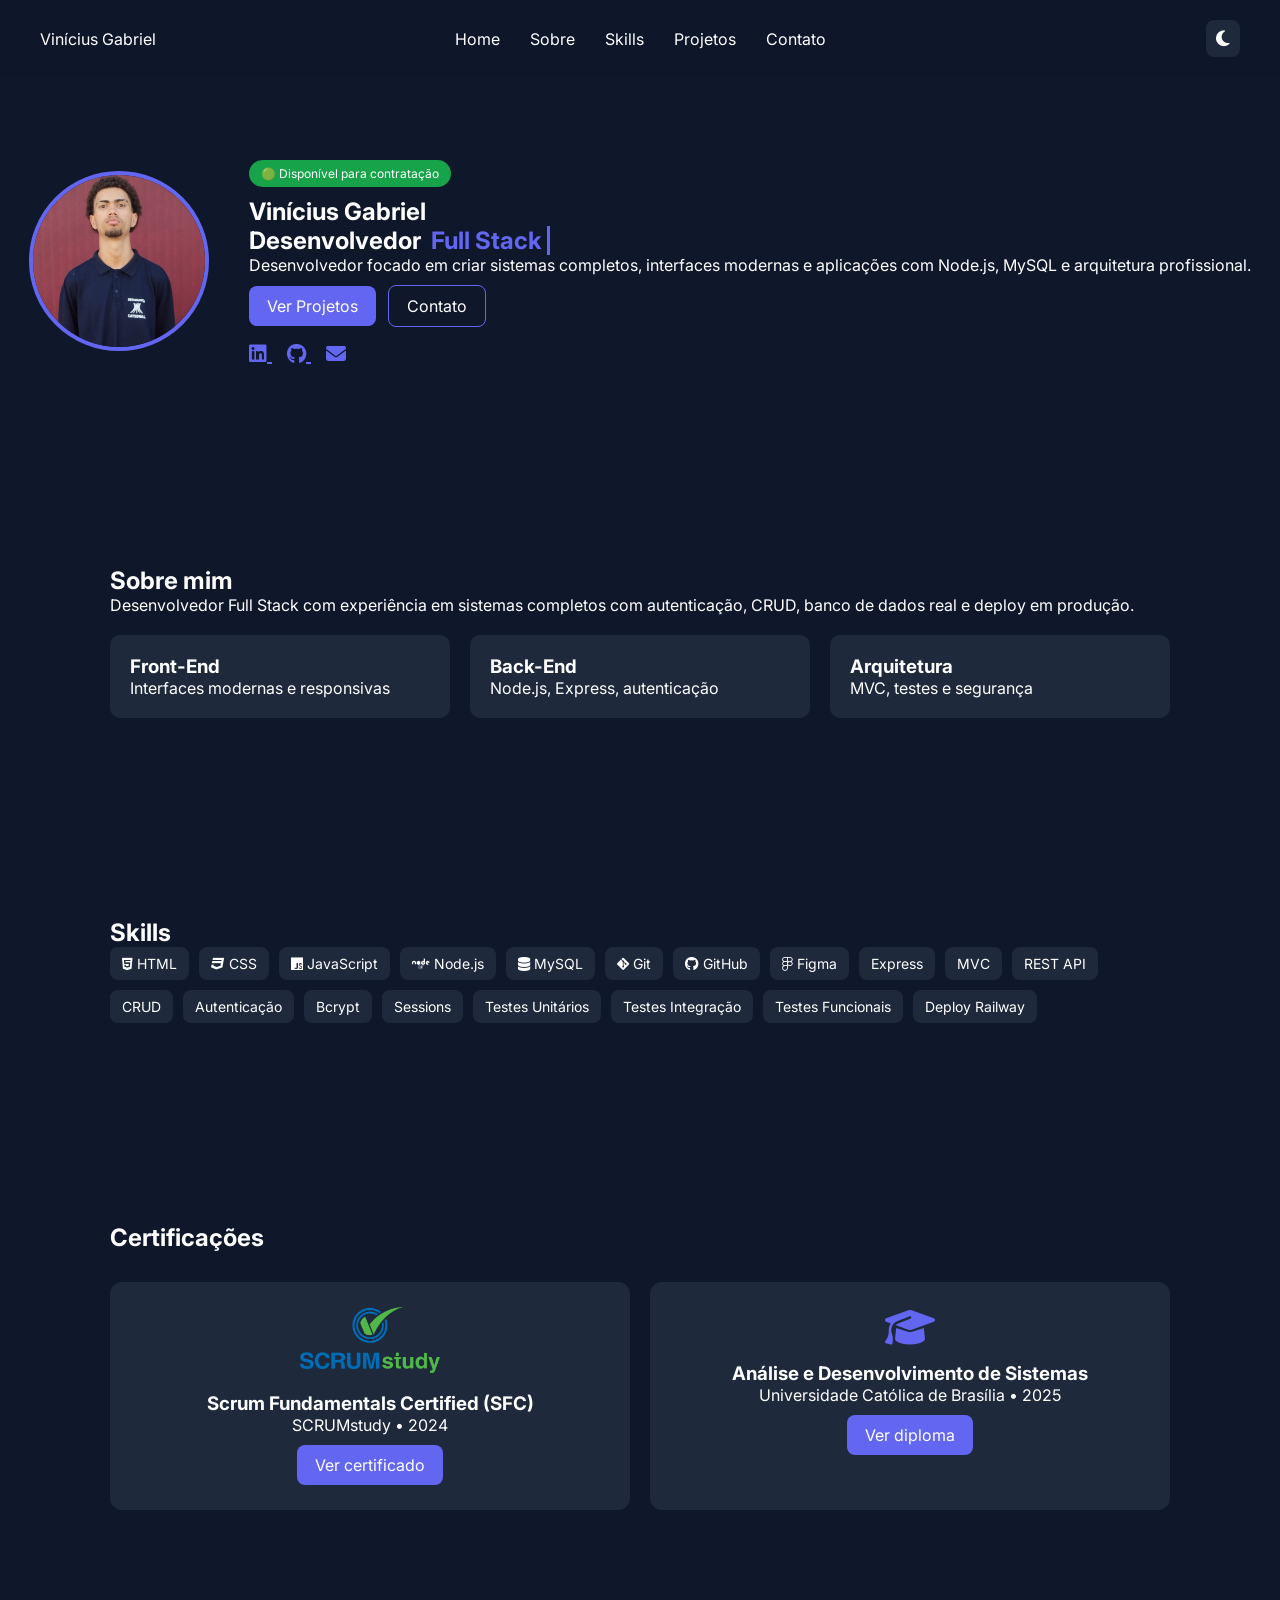
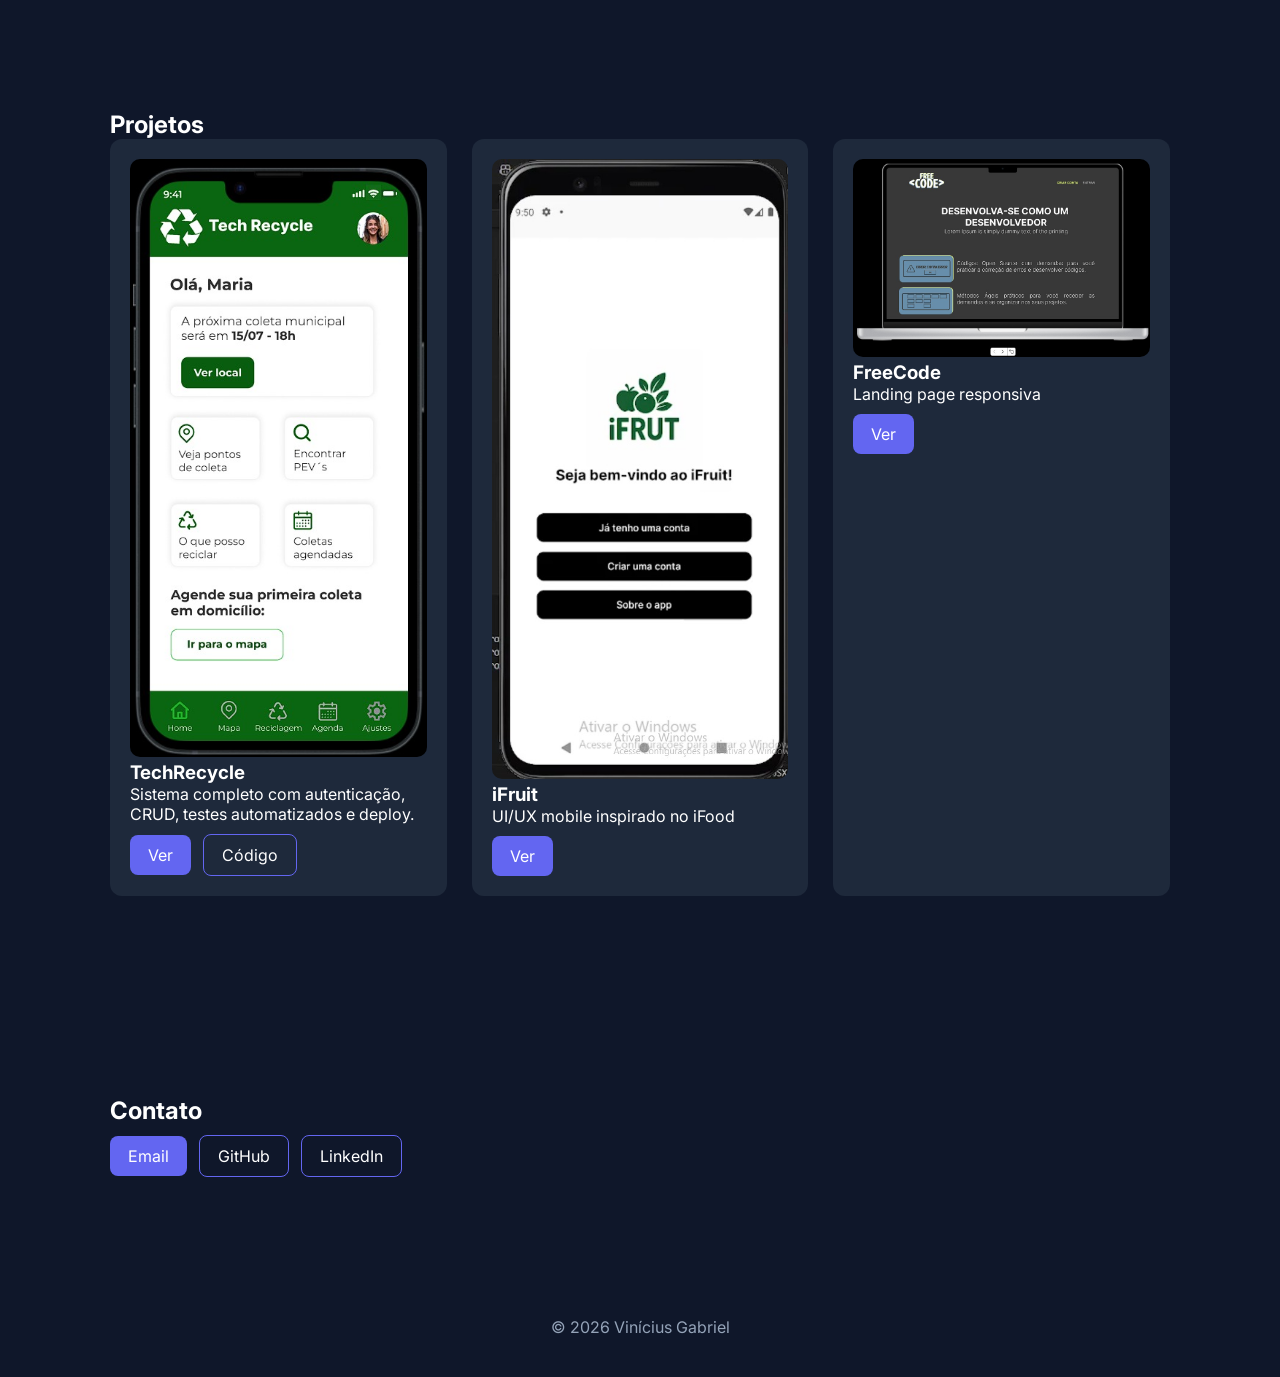
<file: index.html>
<!DOCTYPE html>
<html lang="pt-BR">
<head>
<meta charset="UTF-8">
<meta name="viewport" content="width=device-width, initial-scale=1.0">

<title>Vinícius Gabriel | Desenvolvedor Full Stack</title>

<link href="https://fonts.googleapis.com/css2?family=Inter:wght@300;400;500;600;700&display=swap" rel="stylesheet">

<link rel="stylesheet" href="style.css">

<!-- icons -->
<link rel="stylesheet"
href="https://cdnjs.cloudflare.com/ajax/libs/font-awesome/6.5.0/css/all.min.css">
</head>

<body>

<!-- LOADING -->
<div id="loader">
<div class="spinner"></div>
</div>

<header class="header">

<div class="logo">Vinícius Gabriel</div>

<nav id="nav">
<a href="#home">Home</a>
<a href="#sobre">Sobre</a>
<a href="#skills">Skills</a>
<a href="#projetos">Projetos</a>
<a href="#contato">Contato</a>
</nav>

<div class="header-right">
<button id="theme-toggle">
<i class="fa-solid fa-moon"></i>
</button>

<button id="menu-btn">☰</button>
</div>

</header>

<section id="home" class="hero reveal">

<div class="hero-container">

<div class="hero-photo">
<img src="img/foto-perfil.jpg">
</div>

<div class="hero-text">

<div class="badge">
🟢 Disponível para contratação
</div>

<h1>Vinícius Gabriel</h1>
<h2>
Desenvolvedor <span class="typing"></span>
</h2>

<p>
Desenvolvedor focado em criar sistemas completos,
interfaces modernas e aplicações com Node.js,
MySQL e arquitetura profissional.
</p>

<div class="hero-buttons">
<a href="#projetos" class="btn">Ver Projetos</a>
<a href="#contato" class="btn-outline">Contato</a>
</div>

<div class="social">
<a href="https://www.linkedin.com/in/vinícius-oliveira1" target="_blank">
<i class="fab fa-linkedin"></i>
</a>

<a href="https://github.com/vinibiielXp" target="_blank">
<i class="fab fa-github"></i>
</a>

<a href="mailto:viniciusgabriel9425@gmail.com">
<i class="fa-solid fa-envelope"></i>
</a>
</div>

</div>
</div>
</section>

<section id="sobre" class="section reveal">
<h2>Sobre mim</h2>

<p>
Desenvolvedor Full Stack com experiência em sistemas completos com autenticação,
CRUD, banco de dados real e deploy em produção.
</p>

<div class="about-cards">

<div class="about-card">
<h3>Front-End</h3>
<p>Interfaces modernas e responsivas</p>
</div>

<div class="about-card">
<h3>Back-End</h3>
<p>Node.js, Express, autenticação</p>
</div>

<div class="about-card">
<h3>Arquitetura</h3>
<p>MVC, testes e segurança</p>
</div>

</div>
</section>

<section id="skills" class="section reveal">
<h2>Skills</h2>

<div class="skills-grid">

<span><i class="fab fa-html5"></i> HTML</span>
<span><i class="fab fa-css3"></i> CSS</span>
<span><i class="fab fa-js"></i> JavaScript</span>
<span><i class="fab fa-node"></i> Node.js</span>
<span><i class="fas fa-database"></i> MySQL</span>
<span><i class="fab fa-git-alt"></i> Git</span>
<span><i class="fab fa-github"></i> GitHub</span>
<span><i class="fab fa-figma"></i> Figma</span>

<span>Express</span>
<span>MVC</span>
<span>REST API</span>
<span>CRUD</span>
<span>Autenticação</span>
<span>Bcrypt</span>
<span>Sessions</span>
<span>Testes Unitários</span>
<span>Testes Integração</span>
<span>Testes Funcionais</span>
<span>Deploy Railway</span>

</div>
</section>

<section id="certificacoes" class="section reveal">
<h2>Certificações</h2>

<div class="cert-grid">

<div class="cert-card">

<img class="cert-logo" src="img/logos/scrumstudy.png" alt="ScrumStudy">

<h3>Scrum Fundamentals Certified (SFC)</h3>
<p>SCRUMstudy • 2024</p>

<a href="certificados/scrum-sfc.pdf"
target="_blank"
class="btn">
Ver certificado
</a>

</div>


<div class="cert-card">

<i class="fa-solid fa-graduation-cap cert-icon"></i>

<h3>Análise e Desenvolvimento de Sistemas</h3>
<p>Universidade Católica de Brasília • 2025</p>

<a href="certificados/ads-graduacao.pdf"
target="_blank"
class="btn">
Ver diploma
</a>

</div>

</div>
</section>

<section id="projetos" class="section reveal">
<h2>Projetos</h2>

<div class="projects-grid">

<div class="project-card">
<img src="img/projetos/techrecycle.jpg">

<h3>TechRecycle</h3>

<p>
Sistema completo com autenticação, CRUD,
testes automatizados e deploy.
</p>

<div class="project-buttons">
<a href="https://techrecycle-production.up.railway.app"
target="_blank"
class="btn">Ver</a>

<a href="https://github.com/vinibiielXp"
target="_blank"
class="btn-outline">Código</a>
</div>

</div>

<div class="project-card">
<img src="img/projetos/ifruit.jpg">

<h3>iFruit</h3>

<p>UI/UX mobile inspirado no iFood</p>

<div class="project-buttons">
<a href="https://www.figma.com/proto/yDZsNVtOsNXYxr5GcqUMS4/iFruit?node-id=34-876&t=HUlb5K0l1vMHQrzG-1"
target="_blank"
class="btn">Ver</a>
</div>

</div>

<div class="project-card">
<img src="img/projetos/freecode.jpg">

<h3>FreeCode</h3>

<p>Landing page responsiva</p>

<div class="project-buttons">
<a href="https://free-code-pi.vercel.app/"
target="_blank"
class="btn">Ver</a>
</div>

</div>

</div>
</section>

<section id="contato" class="section reveal">
<h2>Contato</h2>

<div class="contact-buttons">
<a href="mailto:viniciusgabriel9425@gmail.com" class="btn">
Email
</a>

<a href="https://github.com/vinibiielXp"
target="_blank"
class="btn-outline">
GitHub
</a>

<a href="https://www.linkedin.com/in/vinícius-oliveira1"
target="_blank"
class="btn-outline">
LinkedIn
</a>
</div>

</section>

<footer>
© 2026 Vinícius Gabriel
</footer>

<script src="script.js"></script>

</body>
</html>
</file>
<file: style.css>
*{
margin:0;
padding:0;
box-sizing:border-box;
font-family:Inter,sans-serif;
}

body{
background:#0f172a;
color:white;
}

/* LOADING */

#loader{
position:fixed;
width:100%;
height:100%;
background:#0f172a;
display:flex;
align-items:center;
justify-content:center;
z-index:9999;
}

.spinner{
width:50px;
height:50px;
border:4px solid #1e293b;
border-top:4px solid #6366f1;
border-radius:50%;
animation:spin 1s linear infinite;
}

@keyframes spin{
to{transform:rotate(360deg)}
}

/* HEADER */

.header{
position:fixed;
top:0;
width:100%;
display:flex;
justify-content:space-between;
align-items:center;
padding:20px 40px;
background:rgba(15,23,42,.9);
backdrop-filter:blur(10px);
z-index:1000;
}

nav{
display:flex;
gap:30px;
position:absolute;
left:50%;
transform:translateX(-50%);
}

nav a{
color:white;
text-decoration:none;
}

.header-right{
display:flex;
gap:10px;
}

#theme-toggle{
background:none;
border:none;
color:white;
cursor:pointer;
font-size:18px;
}

#menu-btn{
display:none;
background:none;
border:none;
color:white;
font-size:22px;
cursor:pointer;
}

/* HERO */

.hero{
padding-top:160px;
padding-bottom:100px;
}

.hero-container{
display:flex;
align-items:center;
justify-content:center;
gap:40px;
flex-wrap:wrap;
}

.hero-photo img{
width:180px;
height:180px;
border-radius:50%;
object-fit:cover;
border:4px solid #6366f1;
transition:.4s ease;
cursor:pointer;
}

.hero-photo img:hover{
transform:scale(1.12);
box-shadow:0 25px 60px rgba(99,102,241,.5);
}

.badge{
display:inline-block;
background:#16a34a;
padding:6px 12px;
border-radius:20px;
font-size:12px;
margin-bottom:10px;
}

.social{
margin-top:15px;
}

.social a{
color:#6366f1;
font-size:20px;
margin-right:15px;
}

/* SECTIONS */

.section{
max-width:1100px;
margin:auto;
padding:100px 20px;
}

.about-cards{ 
display:grid;
grid-template-columns:repeat(auto-fit,minmax(200px,1fr));
gap:20px; margin-top:20px;
}

.about-card{ 
background:#1e293b;
padding:20px;
border-radius:10px;  
}

.skills-grid{
display:flex;
flex-wrap:wrap;
gap:10px;
}

.skills-grid span{
background:#1e293b;
padding:8px 12px;
border-radius:8px;
font-size:14px;
}

.projects-grid{
display:grid;
grid-template-columns:repeat(auto-fit,minmax(280px,1fr));
gap:25px;
}

.project-card{
background:#1e293b;
padding:20px;
border-radius:12px;
transition:.3s;
}

.project-card:hover{
transform:translateY(-8px);
}

.project-card img{
width:100%;
border-radius:10px;
}

.btn{
background:#6366f1;
padding:10px 18px;
border-radius:8px;
color:white;
text-decoration:none;
display:inline-block;
margin-top:10px;
}

.btn-outline{
border:1px solid #6366f1;
padding:10px 18px;
border-radius:8px;
color:white;
text-decoration:none;
display:inline-block;
margin-left:8px;
margin-top:10px;
}

/* SCROLL ANIMATION */

.reveal{
opacity:0;
transform:translateY(40px);
transition:1s;
}

.reveal.active{
opacity:1;
transform:translateY(0);
}

/* RESPONSIVO */

@media(max-width:768px){

nav{
display:none;
position:absolute;
top:70px;
right:20px;
background:#0f172a;
flex-direction:column;
padding:20px;
transform:none;
left:auto;
}

nav.active{
display:flex;
}

#menu-btn{
display:block;
}

}

.typing{
color:#6366f1;
border-right:3px solid #6366f1;
padding-right:5px;
margin-left:5px;
animation:blink .8s infinite;
}

@keyframes blink{
0%{border-color:transparent}
50%{border-color:#6366f1}
100%{border-color:transparent}
}


/* FOOTER CENTRALIZADO */

footer{
text-align:center;
padding:40px 20px;
color:#94a3b8;
display:flex;
justify-content:center;
align-items:center;
flex-direction:column;
gap:10px;
}

/* LIGHT MODE */

body.light{
background:#f8fafc;
color:#0f172a;
}

body.light .header{
background:rgba(255,255,255,.8);
}

body.light nav a{
color:#0f172a;
}

body.light .project-card,
body.light .about-card,
body.light .skills-grid span{
background:white;
color:#0f172a;
}

body.light .btn-outline{
color:#0f172a;
border:1px solid #6366f1;
}

body.light footer{
color:#64748b;
}
#theme-toggle{
background:#1e293b;
border:none;
color:white;
padding:8px 10px;
border-radius:8px;
cursor:pointer;
transition:.3s;
}

#theme-toggle:hover{
transform:scale(1.05);
}

body.light #theme-toggle{
background:white;
color:#0f172a;
box-shadow:0 5px 15px rgba(0,0,0,.1);
}

.cert-grid{
display:grid;
grid-template-columns:repeat(auto-fit,minmax(280px,1fr));
gap:20px;
margin-top:30px;
}

.cert-card{
background:#1e293b;
padding:25px;
border-radius:12px;
transition:.3s;
text-align:center;
}

.cert-card:hover{
transform:translateY(-5px);
}

.cert-logo{
width:140px;
height:auto;
margin-bottom:15px;
object-fit:contain;
}

.cert-icon{
font-size:40px;
color:#6366f1;
margin-bottom:15px;
}
</file>
